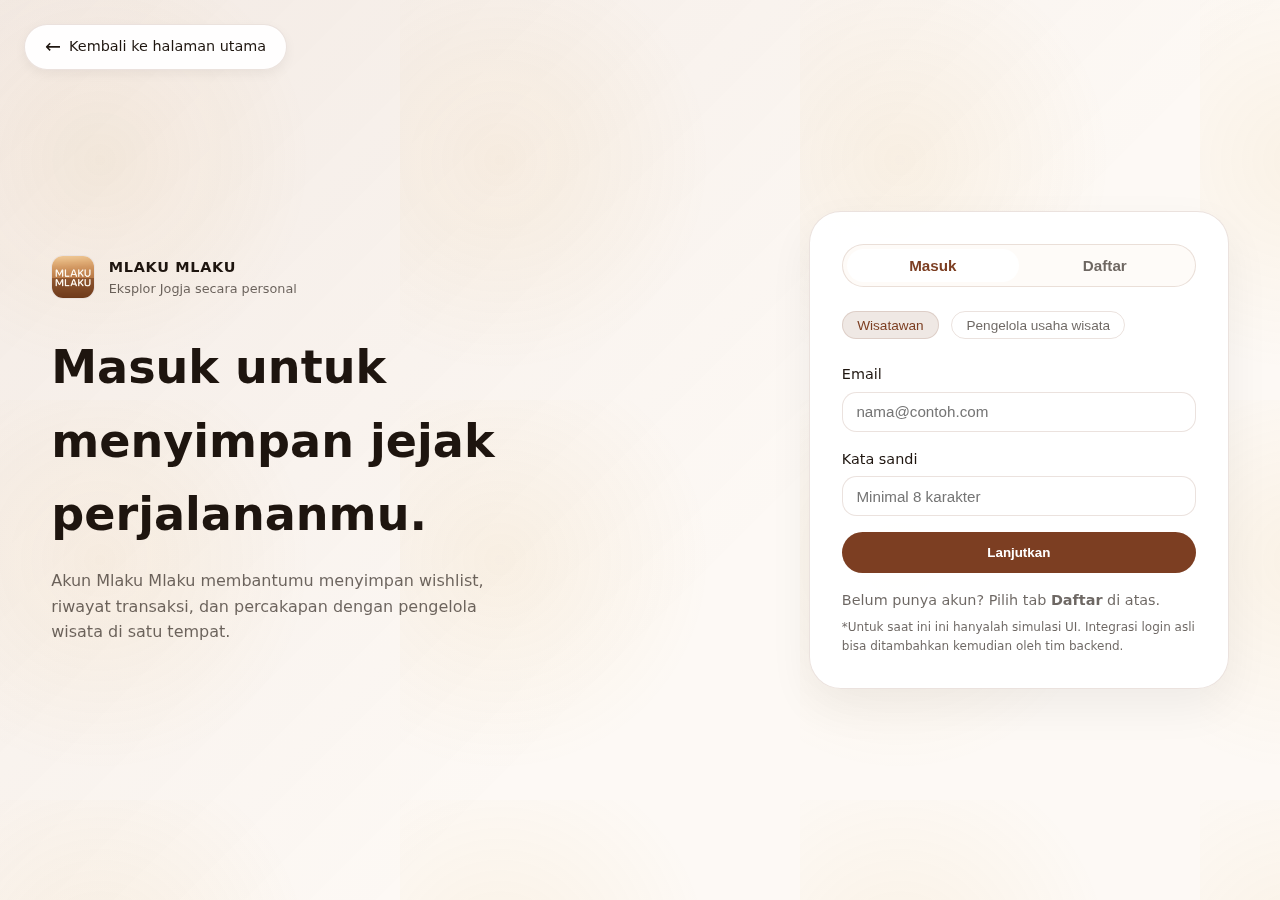
<file: auth.html>
<!DOCTYPE html>
<html lang="id">
  <head>
    <meta charset="UTF-8" />
    <meta name="viewport" content="width=device-width, initial-scale=1.0" />
    <title>Masuk • Mlaku Mlaku</title>
    <link rel="preconnect" href="https://fonts.googleapis.com" />
    <link rel="preconnect" href="https://fonts.gstatic.com" crossorigin />
    <link
      href="https://fonts.googleapis.com/css2?family=Playfair+Display:wght@500;600&display=swap"
      rel="stylesheet"
    />
    <link
      href="https://fonts.vercel.com/css2?family=Geist:wght@400;500;600&display=swap"
      rel="stylesheet"
    />
    <link rel="stylesheet" href="./style.css" />
  </head>
  <body class="auth-body">
    <div class="batik-overlay" aria-hidden="true"></div>
    <a href="./index.html" class="back-to-home">
      <span class="back-arrow">←</span>
      <span class="back-text">Kembali ke halaman utama</span>
    </a>
    <main class="auth-layout">
      <section class="auth-hero">
        <a href="./index.html" class="auth-brand">
          <img src="Mlaku Mlaku.png" alt="Mlaku Mlaku logo" />
          <div>
            <p class="eyebrow">Mlaku Mlaku</p>
            <p class="tagline">Eksplor Jogja secara personal</p>
          </div>
        </a>
        <h1>Masuk untuk menyimpan jejak perjalananmu.</h1>
        <p>
          Akun Mlaku Mlaku membantumu menyimpan wishlist, riwayat transaksi, dan
          percakapan dengan pengelola wisata di satu tempat.
        </p>
      </section>

      <section class="auth-card">
        <div class="auth-toggle">
          <button class="auth-tab active" data-mode="login">Masuk</button>
          <button class="auth-tab" data-mode="register">Daftar</button>
        </div>

        <div class="role-toggle" role="radiogroup" aria-label="Tipe pengguna">
          <button
            class="role-pill active"
            data-role="wisatawan"
            aria-pressed="true"
          >
            Wisatawan
          </button>
          <button
            class="role-pill"
            data-role="pengelola"
            aria-pressed="false"
          >
            Pengelola usaha wisata
          </button>
        </div>

        <form class="auth-form" id="authForm">
          <input type="hidden" name="mode" value="login" />
          <input type="hidden" name="role" value="wisatawan" />

          <div class="form-group">
            <label for="email">Email</label>
            <input
              type="email"
              id="email"
              name="email"
              autocomplete="email"
              placeholder="nama@contoh.com"
              required
            />
          </div>

          <div class="form-group">
            <label for="password">Kata sandi</label>
            <input
              type="password"
              id="password"
              name="password"
              autocomplete="current-password"
              placeholder="Minimal 8 karakter"
              required
            />
          </div>

          <div class="form-group register-only hidden">
            <label for="name">Nama lengkap</label>
            <input
              type="text"
              id="name"
              name="name"
              autocomplete="name"
              placeholder="Nama sesuai KTP / identitas"
            />
          </div>

          <div class="form-group register-only hidden pengelola-only">
            <label for="business">Nama usaha wisata</label>
            <input
              type="text"
              id="business"
              name="business"
              placeholder="Contoh: Jeep Merapi Pak Budi"
            />
          </div>

          <button type="submit" class="btn primary full-width">
            Lanjutkan
          </button>
        </form>

        <p class="auth-hint" id="authHint">
          Belum punya akun? Pilih tab <strong>Daftar</strong> di atas.
        </p>

        <p class="auth-meta">
          *Untuk saat ini ini hanyalah simulasi UI. Integrasi login asli bisa
          ditambahkan kemudian oleh tim backend.
        </p>
      </section>
    </main>

    <script src="./auth.js"></script>
  </body>
</html>
</file>
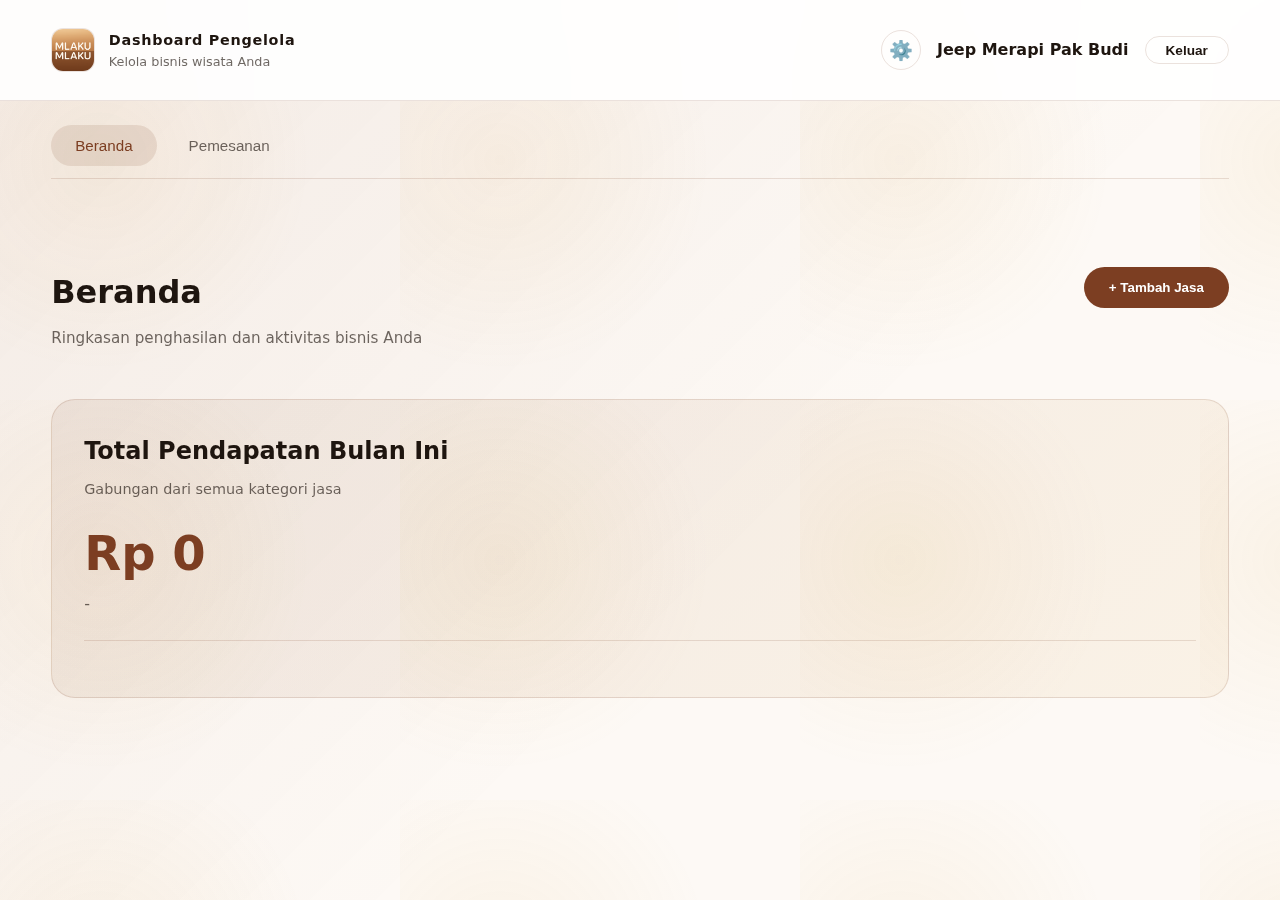
<file: dashboard-pengelola.html>
<!DOCTYPE html>
<html lang="id">
  <head>
    <meta charset="UTF-8" />
    <meta name="viewport" content="width=device-width, initial-scale=1.0" />
    <title>Dashboard Pengelola • Mlaku Mlaku</title>
    <link rel="preconnect" href="https://fonts.googleapis.com" />
    <link rel="preconnect" href="https://fonts.gstatic.com" crossorigin />
    <link
      href="https://fonts.googleapis.com/css2?family=Playfair+Display:wght@500;600&display=swap"
      rel="stylesheet"
    />
    <link
      href="https://fonts.vercel.com/css2?family=Geist:wght@400;500;600&display=swap"
      rel="stylesheet"
    />
    <link rel="stylesheet" href="./style.css" />
  </head>
  <body class="dashboard-body">
    <div class="batik-overlay" aria-hidden="true"></div>

    <header class="dashboard-header">
      <div class="dashboard-brand">
        <img src="Mlaku Mlaku.png" alt="Mlaku Mlaku logo" />
        <div>
          <p class="dashboard-title">Dashboard Pengelola</p>
          <p class="dashboard-subtitle">Kelola bisnis wisata Anda</p>
        </div>
      </div>
      <div class="dashboard-user">
        <button class="btn-icon" id="settingsBtn" title="Pengaturan">
          ⚙️
        </button>
        <span class="user-name">Jeep Merapi Pak Budi</span>
        <button class="btn ghost small" id="logoutBtn">Keluar</button>
      </div>
    </header>

    <main class="dashboard-main">
      <nav class="dashboard-tabs" role="tablist">
        <button class="dashboard-tab active" data-tab="dashboard" aria-selected="true">
          Beranda
        </button>
        <button class="dashboard-tab" data-tab="pemesanan" aria-selected="false">
          Pemesanan
        </button>
      </nav>

      <div class="dashboard-content">
        <!-- Tab Beranda -->
        <section class="dashboard-panel active" id="dashboard-panel" role="tabpanel">
          <div class="panel-header">
            <div>
              <h2>Beranda</h2>
              <p class="panel-subtitle">Ringkasan penghasilan dan aktivitas bisnis Anda</p>
            </div>
            <button class="btn primary" id="addServiceBtnFromBeranda">+ Tambah Jasa</button>
          </div>

          <!-- Penghasilan per Kategori -->
          <!-- TODO: Data akan diisi dari backend API -->
          <div class="income-category-grid" id="incomeCategoryGrid">
            <!-- Income cards akan di-generate oleh JavaScript dari data backend -->
          </div>

          <!-- Total Income -->
          <!-- TODO: Data akan diisi dari backend API -->
          <div class="total-income-card" id="totalIncomeCard">
            <div class="total-income-header">
              <h3>Total Pendapatan Bulan Ini</h3>
              <p class="total-income-subtitle">Gabungan dari semua kategori jasa</p>
            </div>
            <div class="total-income-value">
              <p class="total-income-amount" id="totalIncomeAmount">Rp 0</p>
              <p class="total-income-change" id="totalIncomeChange">-</p>
            </div>
            <div class="total-income-breakdown" id="totalIncomeBreakdown">
              <!-- Breakdown items akan di-generate oleh JavaScript dari data backend -->
            </div>
          </div>

          <!-- Ulasan dan Chat per Kategori -->
          <!-- TODO: Data akan diisi dari backend API -->
          <div class="category-activity-grid" id="categoryActivityGrid">
            <!-- Activity cards akan di-generate oleh JavaScript dari data backend -->
          </div>
        </section>

        <!-- Tab Pemesanan -->
        <section class="dashboard-panel" id="pemesanan-panel" role="tabpanel">
          <div class="panel-header">
            <h2>Pemesanan</h2>
            <p class="panel-subtitle">Kelola semua pemesanan dari pelanggan</p>
          </div>

          <div class="filter-bar">
            <button class="filter-btn active">Semua</button>
            <button class="filter-btn">Menunggu</button>
            <button class="filter-btn">Terkonfirmasi</button>
            <button class="filter-btn">Berlangsung</button>
            <button class="filter-btn">Selesai</button>
            <button class="filter-btn">Dibatalkan</button>
          </div>

          <div class="table-container">
            <table class="data-table">
              <thead>
                <tr>
                  <th>ID Pemesanan</th>
                  <th>Pelanggan</th>
                  <th>Layanan</th>
                  <th>Tanggal</th>
                  <th>Total</th>
                  <th>Status</th>
                  <th>Aksi</th>
                </tr>
              </thead>
              <tbody id="pemesananTableBody">
                <!-- TODO: Data akan diisi dari backend API -->
                <!-- Table rows akan di-generate oleh JavaScript dari data backend -->
              </tbody>
            </table>
          </div>
        </section>

        <!-- Hidden Panel Pengelolaan Jasa per Divisi -->
        <section class="dashboard-panel hidden-service-panel" id="pengelolaan-jasa-panel" role="tabpanel" style="display: none;">
          <div class="service-panel-header">
            <button class="btn-back" id="backToBeranda">
              <span>←</span> Kembali ke Beranda
            </button>
            <button class="btn primary" id="addServiceBtn">+ Tambah Jasa</button>
          </div>
          <div class="service-panel-title">
            <h2 id="servicePanelTitle">Kamar/Akomodasi</h2>
            <p class="panel-subtitle" id="servicePanelSubtitle">Kelola kamar dan akomodasi yang tersedia</p>
          </div>

          <!-- Konten Kamar/Akomodasi -->
          <!-- TODO: Data akan diisi dari backend API -->
          <div class="service-content" id="kamar-content" style="display: none;">
            <div class="room-grid-dashboard" id="kamarGrid">
              <!-- Room cards akan di-generate oleh JavaScript dari data backend -->
            </div>
          </div>

          <!-- Konten Kendaraan -->
          <!-- TODO: Data akan diisi dari backend API -->
          <div class="service-content" id="kendaraan-content" style="display: none;">
            <div class="vehicle-grid" id="kendaraanGrid">
              <!-- Vehicle cards akan di-generate oleh JavaScript dari data backend -->
            </div>
          </div>

          <!-- Konten Destinasi -->
          <!-- TODO: Data akan diisi dari backend API -->
          <div class="service-content" id="destinasi-content" style="display: none;">
            <div class="destination-grid-dashboard" id="destinasiGrid">
              <!-- Destination cards akan di-generate oleh JavaScript dari data backend -->
            </div>
          </div>
        </section>

        <!-- Detail View untuk Akomodasi/Bisnis yang Dipilih -->
        <section class="dashboard-panel service-detail-view" id="service-detail-panel" role="tabpanel" style="display: none;">
          <div class="service-detail-header">
            <button class="btn-back" id="backToServices">
              <span>←</span> Kembali
            </button>
            <div class="service-detail-title">
              <h2 id="serviceDetailName">Kamar Deluxe</h2>
              <p class="panel-subtitle" id="serviceDetailType">Kamar/Akomodasi</p>
            </div>
          </div>

          <nav class="service-detail-tabs" role="tablist">
            <button class="service-detail-tab active" data-detail-tab="dashboard-detail">Dashboard</button>
            <button class="service-detail-tab" data-detail-tab="ulasan-detail">Ulasan</button>
            <button class="service-detail-tab" data-detail-tab="chat-detail">Chat</button>
            <button class="service-detail-tab" data-detail-tab="pengaturan-detail">Pengaturan</button>
          </nav>

          <div class="service-detail-content">
            <!-- Dashboard Detail -->
            <!-- TODO: Data akan diisi dari backend API -->
            <div class="detail-content-panel active" id="dashboard-detail-content">
              <div class="stats-grid" id="detailStatsGrid">
                <!-- Stat cards akan di-generate oleh JavaScript dari data backend -->
              </div>

              <div class="dashboard-grid">
                <div class="dashboard-card">
                  <h3>Pemesanan Terbaru</h3>
                  <div class="order-list" id="detailOrderList">
                    <!-- TODO: Order items akan di-generate oleh JavaScript dari data backend -->
                  </div>
                </div>

                <div class="dashboard-card">
                  <h3>Aktivitas Terkini</h3>
                  <div class="activity-list" id="detailActivityList">
                    <!-- TODO: Activity items akan di-generate oleh JavaScript dari data backend -->
                  </div>
                </div>
              </div>
            </div>

            <!-- Ulasan Detail -->
            <!-- TODO: Data akan diisi dari backend API -->
            <div class="detail-content-panel" id="ulasan-detail-content">
              <div class="review-list-dashboard" id="detailReviewList">
                <!-- Review items akan di-generate oleh JavaScript dari data backend -->
              </div>
            </div>

            <!-- Chat Detail -->
            <!-- TODO: Data akan diisi dari backend API -->
            <div class="detail-content-panel" id="chat-detail-content">
              <div class="chat-layout-dashboard">
                <div class="chat-list-sidebar" id="detailChatList">
                  <!-- Chat list items akan di-generate oleh JavaScript dari data backend -->
                </div>

                <div class="chat-main">
                  <div class="chat-header-main" id="chatHeaderMain">
                    <!-- Chat header akan di-generate oleh JavaScript dari data backend -->
                  </div>
                  <div class="chat-messages" id="detailChatMessages">
                    <!-- Chat messages akan di-generate oleh JavaScript dari data backend -->
                  </div>
                  <div class="chat-input-area">
                    <input type="text" id="chatInput" placeholder="Ketik pesan..." />
                    <button class="btn primary" id="sendChatBtn">Kirim</button>
                  </div>
                </div>
              </div>
            </div>

            <!-- Pengaturan Detail -->
            <!-- TODO: Data akan diisi dari backend API -->
            <div class="detail-content-panel" id="pengaturan-detail-content">
              <div class="settings-grid">
                <div class="settings-card">
                  <h3 id="serviceSettingsTitle">Informasi Jasa</h3>
                  <form class="settings-form" id="serviceInfoForm">
                    <div class="form-group">
                      <label>Nama Jasa</label>
                      <input type="text" id="detailServiceName" value="" />
                    </div>
                    <div class="form-group">
                      <label id="priceLabel">Harga</label>
                      <input type="text" id="detailServicePrice" value="" />
                    </div>
                    <div class="form-group" id="unitGroup" style="display: none;">
                      <label>Jumlah Unit</label>
                      <input type="number" id="detailServiceUnits" value="" />
                    </div>
                    <div class="form-group">
                      <label>Deskripsi/Fasilitas</label>
                      <textarea id="detailServiceDescription"></textarea>
                    </div>
                    <button type="submit" class="btn primary">Simpan Perubahan</button>
                  </form>
                </div>

                <div class="settings-card">
                  <h3>Status & Ketersediaan</h3>
                  <form class="settings-form" id="serviceStatusForm">
                    <div class="form-group">
                      <label>Status</label>
                      <select id="detailServiceStatus">
                        <option value="available">Tersedia</option>
                        <option value="unavailable">Tidak Tersedia</option>
                        <option value="maintenance">Maintenance</option>
                      </select>
                    </div>
                    <div class="form-group" id="availableUnitsGroup" style="display: none;">
                      <label>Unit Tersedia</label>
                      <input type="number" id="detailAvailableUnits" value="" />
                    </div>
                    <div class="form-group" id="usedUnitsGroup" style="display: none;">
                      <label>Unit Terpakai</label>
                      <input type="number" id="detailUsedUnits" value="" readonly />
                    </div>
                    <button type="submit" class="btn primary">Update Status</button>
                  </form>
                </div>
              </div>
            </div>
          </div>
        </section>

        <!-- Modal Pengaturan -->
        <div class="settings-modal" id="settingsModal" style="display: none;">
          <div class="settings-modal-backdrop" id="settingsModalBackdrop"></div>
          <div class="settings-modal-content">
            <div class="settings-modal-header">
              <h2>Pengaturan</h2>
              <button class="settings-modal-close" id="settingsModalClose">×</button>
            </div>
            <div class="settings-modal-body">
              <div class="settings-grid">
                <div class="settings-card">
                  <h3>Informasi Bisnis</h3>
                  <form class="settings-form" id="businessInfoForm">
                    <div class="form-group">
                      <label>Nama Usaha</label>
                      <input type="text" id="businessName" value="" />
                    </div>
                    <div class="form-group">
                      <label>Alamat</label>
                      <textarea id="businessAddress"></textarea>
                    </div>
                    <div class="form-group">
                      <label>Nomor Telepon</label>
                      <input type="tel" id="businessPhone" value="" />
                    </div>
                    <div class="form-group">
                      <label>Email</label>
                      <input type="email" id="businessEmail" value="" />
                    </div>
                    <button type="submit" class="btn primary">Simpan Perubahan</button>
                  </form>
                </div>

                <div class="settings-card">
                  <h3>Akun</h3>
                  <form class="settings-form" id="accountForm">
                    <div class="form-group">
                      <label>Nama Lengkap</label>
                      <input type="text" id="accountName" value="" />
                    </div>
                    <div class="form-group">
                      <label>Email</label>
                      <input type="email" id="accountEmail" value="" />
                    </div>
                    <div class="form-group">
                      <label>Kata Sandi Baru</label>
                      <input type="password" id="accountNewPassword" placeholder="Kosongkan jika tidak ingin mengubah" />
                    </div>
                    <button type="submit" class="btn primary">Update Akun</button>
                  </form>
                </div>
              </div>
            </div>
          </div>
        </div>
      </div>
    </main>

    <script src="./dashboard-pengelola.js"></script>
  </body>
</html>
</file>
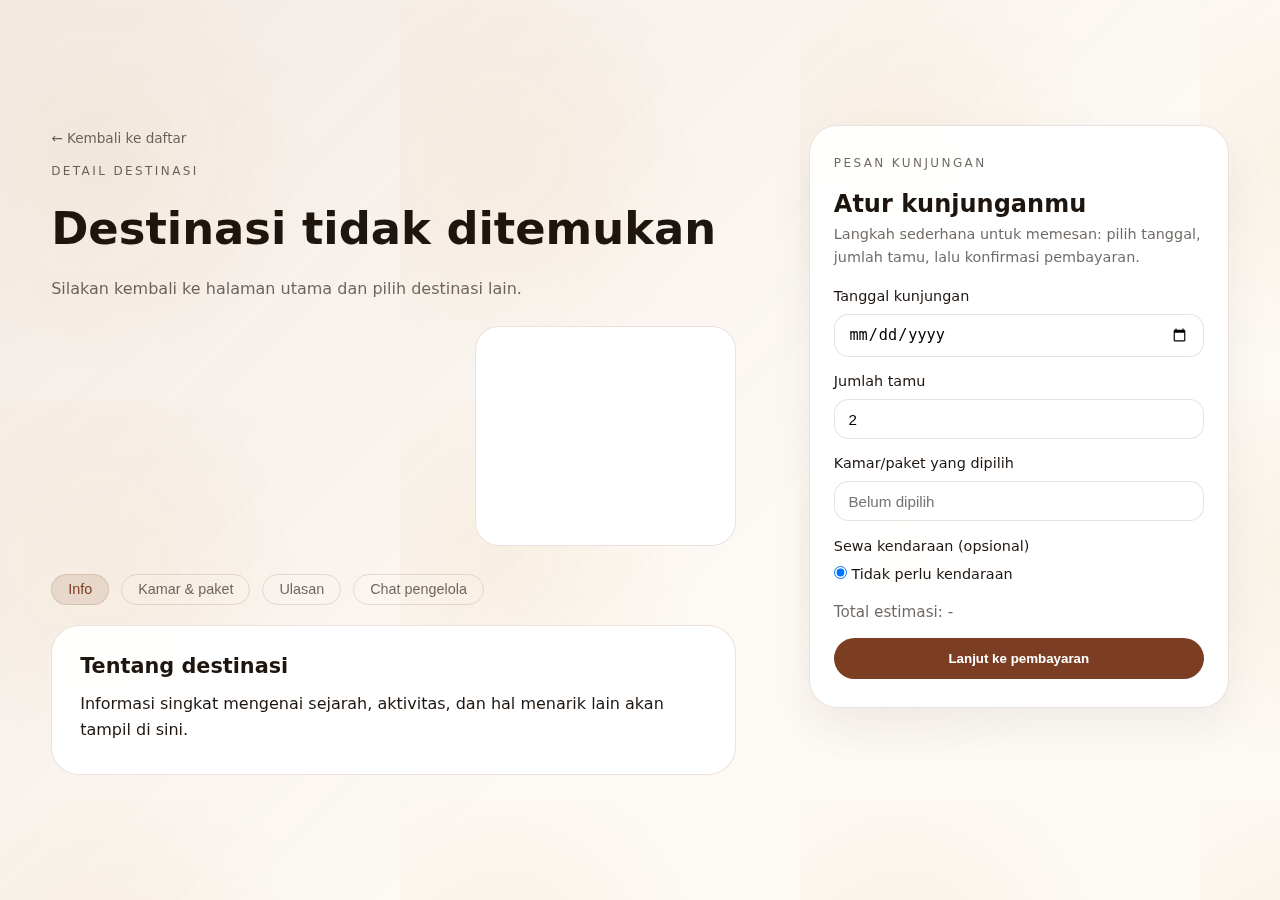
<file: destination.html>
<!DOCTYPE html>
<html lang="id">
  <head>
    <meta charset="UTF-8" />
    <meta name="viewport" content="width=device-width, initial-scale=1.0" />
    <title>Detail Destinasi • Mlaku Mlaku</title>
    <link rel="preconnect" href="https://fonts.googleapis.com" />
    <link rel="preconnect" href="https://fonts.gstatic.com" crossorigin />
    <link
      href="https://fonts.googleapis.com/css2?family=Playfair+Display:wght@500;600&display=swap"
      rel="stylesheet"
    />
    <link
      href="https://fonts.vercel.com/css2?family=Geist:wght@400;500;600&display=swap"
      rel="stylesheet"
    />
    <link rel="stylesheet" href="./style.css" />
  </head>
  <body class="auth-body">
    <div class="batik-overlay" aria-hidden="true"></div>
    <div class="toast-container" aria-live="polite" aria-atomic="true"></div>
    <main class="detail-layout">
      <section class="detail-main">
        <a href="./index.html#eksplor" class="detail-back">← Kembali ke daftar</a>
        <p class="eyebrow">Detail destinasi</p>
        <h1 id="detailTitle">Nama Destinasi</h1>
        <p class="detail-subtitle" id="detailSubtitle">
          Ringkasan singkat destinasi akan muncul di sini.
        </p>

        <div class="detail-media">
          <div class="detail-image" id="detailImage"></div>
          <div class="detail-meta" id="detailMeta"></div>
        </div>

        <div class="detail-tabs" role="tablist">
          <button class="detail-tab active" data-panel="info">Info</button>
          <button class="detail-tab" data-panel="rooms">Kamar & paket</button>
          <button class="detail-tab" data-panel="reviews">Ulasan</button>
          <button class="detail-tab" data-panel="chat">Chat pengelola</button>
        </div>

        <section class="detail-panels">
          <article class="detail-panel" id="panel-info">
            <h2>Tentang destinasi</h2>
            <p id="detailDescription">
              Informasi singkat mengenai sejarah, aktivitas, dan hal menarik
              lain akan tampil di sini.
            </p>
            <ul class="detail-list" id="detailHighlights"></ul>
          </article>

          <article class="detail-panel hidden" id="panel-rooms">
            <h2>Pilih kamar atau paket</h2>
            <p class="detail-help">
              Pilih salah satu kamar/paket di bawah ini. Ini hanya simulasi UI;
              integrasi data asli bisa ditambahkan oleh backend.
            </p>
            <div class="room-grid" id="roomGrid"></div>
          </article>

          <article class="detail-panel hidden" id="panel-reviews">
            <h2>Ulasan pengunjung</h2>
            <ul class="detail-list" id="detailReviews"></ul>
          </article>

          <article class="detail-panel hidden" id="panel-chat">
            <h2>Chat dengan pengelola</h2>
            <div class="chat-box">
              <div class="chat-log" id="chatLog"></div>
              <form class="chat-input-row" id="chatForm">
                <input
                  type="text"
                  id="chatInput"
                  placeholder="Tulis pesan ke pengelola..."
                  autocomplete="off"
                />
                <button class="btn primary small" type="submit">Kirim</button>
              </form>
            </div>
          </article>
        </section>
      </section>

      <aside class="detail-booking">
        <div class="booking-card">
          <p class="eyebrow">Pesan kunjungan</p>
          <h2 id="bookingTitle">Atur kunjunganmu</h2>
          <p class="detail-help">
            Langkah sederhana untuk memesan: pilih tanggal, jumlah tamu, lalu
            konfirmasi pembayaran.
          </p>

          <form class="booking-form" id="bookingForm">
            <div class="form-group">
              <label for="checkin">Tanggal kunjungan</label>
              <input type="date" id="checkin" name="checkin" required />
            </div>

            <div class="form-group">
              <label for="guests">Jumlah tamu</label>
              <input
                type="number"
                id="guests"
                name="guests"
                min="1"
                max="20"
                value="2"
                required
              />
            </div>

            <div class="form-group">
              <label for="selectedRoom">Kamar/paket yang dipilih</label>
              <input
                type="text"
                id="selectedRoom"
                name="selectedRoom"
                placeholder="Belum dipilih"
                readonly
              />
            </div>

            <div class="form-group">
              <label>Sewa kendaraan (opsional)</label>
              <div class="rental-options" id="rentalOptions">
                <label>
                  <input
                    type="radio"
                    name="rental"
                    value=""
                    checked
                  />
                  Tidak perlu kendaraan
                </label>
              </div>
            </div>

            <div class="booking-summary" id="bookingSummary">
              Total estimasi: -
            </div>

            <button type="submit" class="btn primary full-width">
              Lanjut ke pembayaran
            </button>
          </form>

          <form class="payment-form hidden" id="paymentForm">
            <div class="form-group">
              <label for="payName">Nama pemesan</label>
              <input
                type="text"
                id="payName"
                name="payName"
                placeholder="Nama lengkap"
                required
              />
            </div>
            <div class="form-group">
              <label for="payEmail">Email untuk e-ticket</label>
              <input
                type="email"
                id="payEmail"
                name="payEmail"
                placeholder="nama@contoh.com"
                required
              />
            </div>
            <div class="form-group">
              <label>Metode pembayaran</label>
              <div class="payment-options">
                <label>
                  <input
                    type="radio"
                    name="method"
                    value="ewallet"
                    checked
                  />
                  E-Wallet
                </label>
                <label>
                  <input type="radio" name="method" value="transfer" />
                  Transfer bank
                </label>
              </div>
            </div>
            <button type="submit" class="btn primary full-width">
              Konfirmasi & simpan
            </button>
          </form>

          <div class="booking-success hidden" id="bookingSuccess">
            <h3>Pesanan tersimpan secara lokal</h3>
            <p>
              Detail pemesanan ini masih bersifat simulasi dan disimpan di
              browser. Integrasi ke sistem backend bisa dilakukan kemudian.
            </p>
          </div>
        </div>
      </aside>
    </main>

    <script src="./destination.js"></script>
  </body>
</html>
</file>
<file: style.css>
:root {
  color-scheme: light;
  --bg: #fdf9f5;
  --card: rgba(255, 255, 255, 0.9);
  --primary: #7c3e22;
  --primary-dark: #5c2a15;
  --text: #1e150f;
  --muted: rgba(30, 21, 15, 0.65);
  --stroke: rgba(124, 62, 34, 0.15);
  --accent: #d9a441;
  --blur: blur(32px);
  font-family: system-ui, -apple-system, BlinkMacSystemFont, sans-serif;
}

:root[data-theme="senja"] {
  --bg: #f6eee7;
  --card: rgba(255, 252, 247, 0.96);
  --primary: #6b3016;
  --primary-dark: #4c1f0c;
  --text: #21130d;
  --muted: rgba(33, 19, 13, 0.7);
  --stroke: rgba(107, 48, 22, 0.22);
  --accent: #e1b15a;
}

* {
  box-sizing: border-box;
  margin: 0;
  padding: 0;
}

body {
  background: var(--bg);
  color: var(--text);
  min-height: 100vh;
  line-height: 1.6;
  position: relative;
  overflow-x: hidden;
}

.fade-section {
  opacity: 0;
  transform: translateY(24px);
  transition: opacity 0.6s ease, transform 0.6s ease;
}

.fade-section.is-visible {
  opacity: 1;
  transform: translateY(0);
}

.toast-container {
  position: fixed;
  top: 1.25rem;
  right: 1.25rem;
  display: grid;
  gap: 0.5rem;
  z-index: 20;
}

.toast {
  background: var(--card);
  border-radius: 999px;
  border: 1px solid var(--stroke);
  padding: 0.55rem 1.1rem;
  font-size: 0.85rem;
  display: flex;
  align-items: center;
  gap: 0.5rem;
  box-shadow: 0 10px 30px rgba(0, 0, 0, 0.08);
}

.toast--success {
  border-color: rgba(88, 160, 120, 0.55);
}

.toast--info {
  border-color: rgba(124, 62, 34, 0.5);
}

.auth-body {
  display: flex;
  min-height: 100vh;
  position: relative;
}

.back-to-home {
  position: fixed;
  top: 1.5rem;
  left: 1.5rem;
  display: flex;
  align-items: center;
  gap: 0.5rem;
  padding: 0.65rem 1.25rem;
  background: rgba(255, 255, 255, 0.95);
  border: 1px solid var(--stroke);
  border-radius: 999px;
  text-decoration: none;
  color: var(--text);
  font-size: 0.9rem;
  font-weight: 500;
  z-index: 100;
  transition: transform 0.2s ease, background 0.2s ease, box-shadow 0.2s ease;
  backdrop-filter: blur(8px);
  box-shadow: 0 4px 12px rgba(0, 0, 0, 0.05);
}

.back-to-home:hover {
  background: rgba(255, 255, 255, 1);
  transform: translateX(-2px);
  box-shadow: 0 6px 16px rgba(0, 0, 0, 0.08);
}

.back-arrow {
  font-size: 1.2rem;
  line-height: 1;
  display: inline-flex;
  align-items: center;
}

.back-text {
  white-space: nowrap;
}

.auth-layout {
  padding: 3rem clamp(1.5rem, 4vw, 5rem);
  display: grid;
  grid-template-columns: minmax(0, 1.3fr) minmax(0, 1fr);
  gap: 3rem;
  width: 100%;
  margin: auto;
  align-items: center;
}

.auth-hero h1 {
  font-family: "Geist", system-ui, -apple-system, BlinkMacSystemFont, sans-serif;
  font-size: clamp(2.3rem, 3.6vw, 3.1rem);
  margin-bottom: 1rem;
}

.auth-hero p {
  max-width: 28rem;
  color: var(--muted);
}

.auth-brand {
  display: inline-flex;
  align-items: center;
  gap: 0.85rem;
  text-decoration: none;
  color: inherit;
  margin-bottom: 2rem;
}

.auth-brand img {
  width: 44px;
  height: 44px;
  border-radius: 12px;
  border: 1px solid var(--stroke);
  object-fit: cover;
  background: #fff;
  flex-shrink: 0;
}

.auth-brand > div {
  display: flex;
  flex-direction: column;
  gap: 0.15rem;
}

.auth-brand .eyebrow {
  font-size: 0.9rem;
  font-weight: 600;
  color: var(--text);
  margin-bottom: 0;
  letter-spacing: 0.05em;
}

.auth-brand .tagline {
  font-size: 0.8rem;
  color: var(--muted);
  font-weight: 400;
  margin: 0;
  line-height: 1.3;
}

.auth-card {
  border-radius: 2rem;
  border: 1px solid var(--stroke);
  background: rgba(255, 255, 255, 0.96);
  padding: 2rem;
  max-width: 420px;
  margin-left: auto;
  box-shadow: 0 18px 45px rgba(0, 0, 0, 0.06);
}

.detail-layout {
  padding: 3rem clamp(1.5rem, 4vw, 5rem);
  display: grid;
  grid-template-columns: minmax(0, 2fr) minmax(0, 1.3fr);
  gap: 3rem;
  width: 100%;
  margin: auto;
  align-items: flex-start;
}

.detail-main h1 {
  font-family: "Geist", system-ui, -apple-system, BlinkMacSystemFont, sans-serif;
  font-size: clamp(2.2rem, 3.5vw, 3rem);
  margin-bottom: 0.75rem;
}

.detail-subtitle {
  color: var(--muted);
  max-width: 34rem;
  margin-bottom: 1.5rem;
}

.detail-back {
  display: inline-block;
  margin-bottom: 0.75rem;
  font-size: 0.85rem;
  color: var(--muted);
  text-decoration: none;
}

.detail-media {
  display: grid;
  grid-template-columns: minmax(0, 1.7fr) minmax(0, 1.1fr);
  gap: 1.25rem;
  margin-bottom: 1.75rem;
}

.detail-image {
  border-radius: 1.5rem;
  min-height: 220px;
  background-size: cover;
  background-position: center;
  background-repeat: no-repeat;
}

.detail-meta {
  border-radius: 1.5rem;
  border: 1px solid var(--stroke);
  padding: 1.25rem 1.5rem;
  background: #fff;
}

.detail-meta p + p {
  margin-top: 0.25rem;
}

.detail-tabs {
  display: flex;
  gap: 0.75rem;
  margin-bottom: 1.25rem;
}

.detail-tab {
  border-radius: 999px;
  border: 1px solid var(--stroke);
  background: transparent;
  padding: 0.4rem 1rem;
  font-size: 0.9rem;
  cursor: pointer;
  color: var(--muted);
}

.detail-tab.active {
  background: rgba(124, 62, 34, 0.12);
  color: var(--primary);
}

.detail-panels {
  border-radius: 1.75rem;
  border: 1px solid var(--stroke);
  padding: 1.5rem 1.75rem;
  background: rgba(255, 255, 255, 0.96);
}

.detail-panels h2 {
  font-size: 1.3rem;
  margin-bottom: 0.5rem;
}

.detail-help {
  font-size: 0.9rem;
  color: var(--muted);
  margin-bottom: 0.9rem;
}

.detail-list {
  margin-top: 0.5rem;
  padding-left: 1.1rem;
}

.detail-list li {
  font-size: 0.9rem;
  margin-bottom: 0.25rem;
}

.room-grid {
  display: grid;
  gap: 0.75rem;
}

.room-card {
  border-radius: 1.1rem;
  border: 1px solid var(--stroke);
  padding: 0.75rem 1rem;
  display: flex;
  gap: 0.75rem;
  cursor: pointer;
  background: #fff;
}

.room-card input {
  margin-top: 0.3rem;
}

.room-card__body span {
  display: block;
  font-size: 0.9rem;
  color: var(--muted);
}

.chat-box {
  border-radius: 1.25rem;
  border: 1px solid var(--stroke);
  padding: 1rem;
  display: grid;
  gap: 0.5rem;
  background: #fff;
}

.chat-log {
  max-height: 220px;
  overflow: auto;
  display: grid;
  gap: 0.5rem;
}

.chat-bubble {
  background: rgba(124, 62, 34, 0.08);
  border-radius: 1rem;
  padding: 0.5rem 0.75rem;
  font-size: 0.9rem;
}

.chat-bubble--me {
  justify-self: flex-end;
  background: rgba(124, 62, 34, 0.16);
}

.chat-input-row {
  display: flex;
  gap: 0.5rem;
}

.chat-input-row input {
  flex: 1;
  border-radius: 999px;
  border: 1px solid var(--stroke);
  padding: 0.55rem 0.85rem;
  font-size: 0.9rem;
}

.detail-booking {
  max-width: 420px;
  margin-left: auto;
}

.booking-card {
  border-radius: 1.75rem;
  border: 1px solid var(--stroke);
  padding: 1.75rem 1.5rem;
  background: rgba(255, 255, 255, 0.96);
  box-shadow: 0 18px 45px rgba(0, 0, 0, 0.06);
}

.booking-form,
.payment-form {
  display: grid;
  gap: 0.85rem;
  margin-top: 1rem;
}

.booking-summary {
  font-size: 0.95rem;
  color: var(--muted);
}

.rental-options {
  display: grid;
  gap: 0.35rem;
  font-size: 0.9rem;
}

.payment-options {
  display: flex;
  gap: 1rem;
  font-size: 0.9rem;
}

.booking-success h3 {
  font-size: 1.1rem;
  margin-bottom: 0.35rem;
}

.auth-toggle {
  display: grid;
  grid-template-columns: repeat(2, 1fr);
  padding: 0.25rem;
  border-radius: 999px;
  border: 1px solid var(--stroke);
  background: rgba(253, 249, 245, 0.7);
  margin-bottom: 1.5rem;
}

.auth-tab {
  border-radius: 999px;
  border: none;
  background: transparent;
  padding: 0.5rem 1rem;
  font-weight: 600;
  cursor: pointer;
  font-size: 0.95rem;
  color: var(--muted);
}

.auth-tab.active {
  background: #fff;
  color: var(--primary);
}

.role-toggle {
  display: flex;
  gap: 0.75rem;
  margin-bottom: 1.5rem;
}

.role-pill {
  border-radius: 999px;
  border: 1px solid var(--stroke);
  background: transparent;
  padding: 0.35rem 0.9rem;
  font-size: 0.85rem;
  cursor: pointer;
  color: var(--muted);
}

.role-pill.active {
  background: rgba(124, 62, 34, 0.12);
  color: var(--primary);
}

.auth-form {
  display: grid;
  gap: 1rem;
  margin-bottom: 1rem;
}

.form-group {
  display: grid;
  gap: 0.35rem;
}

.form-group label {
  font-size: 0.9rem;
  font-weight: 500;
}

.form-group input {
  border-radius: 0.9rem;
  border: 1px solid var(--stroke);
  padding: 0.65rem 0.85rem;
  font-size: 0.95rem;
  outline: none;
  background: rgba(255, 255, 255, 0.9);
}

.form-group input:focus {
  border-color: var(--primary);
  box-shadow: 0 0 0 1px rgba(124, 62, 34, 0.2);
}

.btn.full-width {
  width: 100%;
  justify-content: center;
}

.auth-hint {
  font-size: 0.9rem;
  color: var(--muted);
  margin-bottom: 0.35rem;
}

.auth-meta {
  font-size: 0.75rem;
  color: var(--muted);
}

.hidden {
  display: none !important;
}

.batik-overlay {
  position: fixed;
  inset: 0;
  background-image: radial-gradient(
      circle at 25% 40%,
      rgba(217, 164, 65, 0.08),
      transparent 55%
    ),
    linear-gradient(135deg, rgba(124, 62, 34, 0.08) 0%, rgba(255, 255, 255, 0) 60%);
  background-size: 400px 400px, cover;
  z-index: -1;
}

.site-header {
  display: flex;
  align-items: center;
  justify-content: space-between;
  gap: 1.5rem;
  padding: 1.75rem clamp(1.25rem, 4vw, 5rem);
  position: sticky;
  top: 0;
  backdrop-filter: var(--blur);
  background: rgba(253, 249, 245, 0.85);
  border-bottom: 1px solid var(--stroke);
  z-index: 10;
}

.brand {
  display: flex;
  align-items: center;
  gap: 0.85rem;
}

.brand img {
  width: 44px;
  height: 44px;
  border-radius: 12px;
  border: 1px solid var(--stroke);
  object-fit: cover;
  background: #fff;
  flex-shrink: 0;
}

.brand > div {
  display: flex;
  flex-direction: column;
  gap: 0.15rem;
}

.brand .eyebrow {
  font-size: 0.9rem;
  font-weight: 600;
  color: var(--text);
  margin-bottom: 0;
  letter-spacing: 0.05em;
}

.brand .tagline {
  font-size: 0.8rem;
  color: var(--muted);
  font-weight: 400;
  margin: 0;
  line-height: 1.3;
}

.main-nav {
  display: flex;
  gap: 1.5rem;
  font-size: 0.95rem;
}

.main-nav a {
  color: var(--muted);
  text-decoration: none;
  font-weight: 500;
}

.main-nav a:hover {
  color: var(--text);
}

.cta-group {
  display: flex;
  gap: 0.75rem;
}

.theme-toggle {
  border-radius: 999px;
  border: 1px solid var(--stroke);
  background: transparent;
  padding: 0.45rem 0.9rem;
  font-size: 0.8rem;
  cursor: pointer;
  color: var(--muted);
}

.theme-toggle:hover {
  background: rgba(124, 62, 34, 0.06);
}

.btn {
  border: none;
  border-radius: 999px;
  padding: 0.75rem 1.5rem;
  font-weight: 600;
  cursor: pointer;
  background: var(--card);
  border: 1px solid var(--stroke);
  color: var(--text);
  transition: transform 0.2s ease, background 0.2s ease;
}

.btn.primary {
  background: var(--primary);
  color: #fff;
  border-color: transparent;
}

.btn.primary:hover {
  background: var(--primary-dark);
}

.btn.ghost {
  background: transparent;
}

.btn.link {
  border: none;
  padding-inline: 0.5rem;
  color: var(--primary);
}

.btn.small {
  padding: 0.35rem 1.25rem;
  font-size: 0.85rem;
}

.btn:active {
  transform: scale(0.97);
}

main {
  padding: 3.5rem clamp(1.25rem, 4vw, 5rem) 5rem;
  display: flex;
  flex-direction: column;
  gap: 5rem;
}

.hero {
  display: flex;
  justify-content: center;
  align-items: center;
  min-height: 60vh;
  animation: heroEnter 0.9s ease both;
}

@keyframes heroEnter {
  from {
    opacity: 0;
    transform: translateY(18px);
  }
  to {
    opacity: 1;
    transform: translateY(0);
  }
}

.hero-content {
  text-align: center;
  max-width: 900px;
  margin: 0 auto;
}

.hero-content h1 {
  font-family: "Geist", system-ui, -apple-system, BlinkMacSystemFont, sans-serif;
  font-size: clamp(2.4rem, 3.8vw, 3.4rem);
  line-height: 1.2;
  margin-bottom: 1.1rem;
  max-width: none;
}

.lead {
  color: var(--muted);
  max-width: 100%;
  margin: 0 auto 1.75rem;
  font-size: 1.05rem;
  line-height: 1.65;
}

.hero-actions {
  display: flex;
  gap: 1rem;
  margin-bottom: 2.25rem;
  flex-wrap: wrap;
  justify-content: center;
}

.hero-stats {
  list-style: none;
  display: flex;
  gap: 2rem;
  flex-wrap: wrap;
  margin-top: 0.5rem;
  justify-content: center;
}

.hero-stats li {
  display: flex;
  flex-direction: column;
  gap: 0.25rem;
}

.hero-stats span {
  font-size: 1.75rem;
  font-weight: 600;
  display: block;
  color: var(--primary);
  line-height: 1.2;
}

.hero-stats li:not(:first-child) {
  padding-left: 1.5rem;
  border-left: 1px solid var(--stroke);
}

.hero-card {
  background: var(--card);
  border: 1px solid var(--stroke);
  border-radius: 28px;
  padding: 1.75rem;
  display: flex;
  flex-direction: column;
  gap: 1.5rem;
  box-shadow: 0 15px 40px rgba(0, 0, 0, 0.05);
  background-image: radial-gradient(
    circle at top left,
    rgba(217, 164, 65, 0.12),
    transparent 55%
  );
  background-repeat: no-repeat;
  animation: cardFloat 14s ease-in-out infinite alternate;
}

@keyframes cardFloat {
  from {
    transform: translateY(0);
  }
  to {
    transform: translateY(-6px);
  }
}

.eyebrow {
  text-transform: uppercase;
  letter-spacing: 0.2em;
  font-size: 0.75rem;
  color: var(--muted);
  margin-bottom: 0.75rem;
}

.filter-chip-group {
  display: flex;
  gap: 0.75rem;
  flex-wrap: wrap;
}

.chip {
  border: 1px solid var(--stroke);
  background: transparent;
  border-radius: 999px;
  padding: 0.4rem 1rem;
  font-size: 0.85rem;
  cursor: pointer;
  color: var(--muted);
}

.chip.active {
  background: rgba(124, 62, 34, 0.1);
  color: var(--primary);
}

.mini-list {
  display: flex;
  flex-direction: column;
  gap: 0.75rem;
}

.mini-card {
  border: 1px solid var(--stroke);
  border-radius: 1rem;
  padding: 0.85rem 1rem;
  background: #fff;
  display: flex;
  gap: 0.75rem;
  align-items: center;
}

.mini-card img {
  width: 48px;
  height: 48px;
  border-radius: 14px;
  object-fit: cover;
}

.mini-card strong {
  display: block;
}

.mini-card span {
  color: var(--muted);
  font-size: 0.85rem;
}

.chat-card {
  border: 1px solid var(--stroke);
  border-radius: 1.25rem;
  padding: 1.25rem;
  background: linear-gradient(
    180deg,
    rgba(255, 255, 255, 0.95),
    rgba(255, 255, 255, 0.7)
  );
}

.chat-bubble {
  background: rgba(124, 62, 34, 0.08);
  border-radius: 1rem;
  padding: 0.75rem 1rem;
  font-size: 0.9rem;
  margin-bottom: 0.75rem;
}

.section-head {
  margin-bottom: 2.25rem;
}

.section-head h2 {
  font-size: clamp(2rem, 3vw, 2.6rem);
  margin-bottom: 0;
  font-family: "Geist", system-ui, -apple-system, BlinkMacSystemFont, sans-serif;
  line-height: 1.25;
}

.feature-grid {
  display: grid;
  grid-template-columns: repeat(auto-fit, minmax(220px, 1fr));
  gap: 1.5rem;
}

.feature-grid article {
  border: 1px solid var(--stroke);
  padding: 1.75rem;
  border-radius: 1.25rem;
  background: #fff;
  background-image: radial-gradient(
    circle at top right,
    rgba(217, 164, 65, 0.08),
    transparent 60%
  );
  background-repeat: no-repeat;
  transition: transform 0.18s ease, box-shadow 0.18s ease;
}

.feature-grid article:hover {
  transform: translateY(-2px);
  box-shadow: 0 12px 32px rgba(0, 0, 0, 0.06);
}

.feature-grid h3 {
  margin-bottom: 0.65rem;
  font-size: 1.15rem;
  line-height: 1.3;
}

.feature-grid p {
  font-size: 0.95rem;
  line-height: 1.6;
  color: var(--muted);
}

.personas {
  border: 1px solid var(--stroke);
  border-radius: 2rem;
  padding: 2.5rem;
  background: rgba(255, 255, 255, 0.9);
}

.persona-tabs {
  display: flex;
  gap: 1rem;
  margin-bottom: 1.5rem;
}

.tab {
  padding: 0.5rem 1.5rem;
  border-radius: 999px;
  border: 1px solid var(--stroke);
  background: transparent;
  cursor: pointer;
  font-weight: 600;
  color: var(--muted);
}

.tab.active {
  background: rgba(124, 62, 34, 0.12);
  color: var(--primary);
}

.persona-panel {
  border: 1px solid var(--stroke);
  border-radius: 1.5rem;
  padding: 2rem;
  background: #fff;
  display: grid;
  gap: 1.25rem;
}

.persona-panel h3 {
  font-size: 1.35rem;
  line-height: 1.3;
  margin-bottom: 0.25rem;
}

.persona-panel ul {
  list-style: none;
  display: grid;
  gap: 0.5rem;
}

.persona-panel li::before {
  content: "•";
  color: var(--accent);
  margin-right: 0.5rem;
}

.explore .card-grid {
  display: grid;
  grid-template-columns: repeat(auto-fit, minmax(220px, 1fr));
  gap: 1.25rem;
}

.destination-card {
  border: 1px solid var(--stroke);
  border-radius: 1.25rem;
  overflow: hidden;
  background: #fff;
  transition: transform 0.18s ease, box-shadow 0.18s ease, border-color 0.18s ease;
}

.destination-card img {
  width: 100%;
  height: 180px;
  object-fit: cover;
}

.destination-card .content {
  padding: 1.35rem;
  display: flex;
  flex-direction: column;
  gap: 0.5rem;
}

.destination-card h3 {
  font-size: 1.1rem;
  line-height: 1.3;
  margin: 0.25rem 0;
}

.destination-card p {
  font-size: 0.9rem;
  line-height: 1.5;
  color: var(--muted);
  margin: 0;
}

.destination-card .meta {
  display: flex;
  justify-content: space-between;
  font-size: 0.9rem;
  color: var(--muted);
}

.destination-card:hover {
  transform: translateY(-3px);
  box-shadow: 0 16px 38px rgba(0, 0, 0, 0.06);
  border-color: rgba(124, 62, 34, 0.35);
}

.destination-actions {
  display: flex;
  justify-content: space-between;
  align-items: center;
  margin-top: 0.75rem;
}

.icon-btn {
  border-radius: 999px;
  border: 1px solid transparent;
  background: transparent;
  cursor: pointer;
  padding: 0.15rem;
  color: var(--muted);
  display: inline-flex;
  align-items: center;
}

.icon-btn.heart::before {
  content: "♡";
  font-size: 1rem;
}

.icon-btn.heart.is-saved::before {
  content: "❤";
  color: var(--primary);
}

.btn.subtle {
  padding: 0.4rem 0.9rem;
  font-size: 0.8rem;
  background: rgba(124, 62, 34, 0.04);
}

.explore-controls {
  display: flex;
  flex-wrap: wrap;
  gap: 1rem;
  justify-content: space-between;
  margin-bottom: 1.75rem;
  align-items: center;
}

.search-field input {
  border-radius: 999px;
  border: 1px solid var(--stroke);
  padding: 0.55rem 1rem;
  min-width: min(260px, 100%);
  font-size: 0.9rem;
  background: rgba(255, 255, 255, 0.9);
}

.explore-filters select {
  border-radius: 999px;
  border: 1px solid var(--stroke);
  padding: 0.55rem 1rem;
  font-size: 0.9rem;
  background: rgba(255, 255, 255, 0.9);
}

.saved-strip {
  border-radius: 1.25rem;
  border: 1px dashed var(--stroke);
  padding: 0.75rem 1rem;
  display: flex;
  gap: 0.75rem;
  align-items: baseline;
  margin-bottom: 1.25rem;
  background: rgba(255, 255, 255, 0.7);
}

.saved-title {
  font-size: 0.85rem;
  text-transform: uppercase;
  letter-spacing: 0.15em;
  color: var(--muted);
}

.saved-list {
  list-style: none;
  display: flex;
  flex-wrap: wrap;
  gap: 0.5rem;
}

.saved-list li {
  border-radius: 999px;
  border: 1px solid var(--stroke);
  padding: 0.2rem 0.7rem;
  font-size: 0.8rem;
  background: #fff;
}

.reviews {
  border: 1px solid var(--stroke);
  border-radius: 2rem;
  padding: 2.25rem 2.5rem 2.5rem;
  background: rgba(255, 255, 255, 0.92);
  overflow: hidden;
  position: relative;
}

.destination-modal {
  position: fixed;
  inset: 0;
  display: grid;
  place-items: center;
  z-index: 30;
}

.destination-modal__backdrop {
  position: absolute;
  inset: 0;
  background: rgba(0, 0, 0, 0.25);
}

.destination-modal__body {
  position: relative;
  max-width: 720px;
  width: 100%;
  margin-inline: 1.5rem;
  background: #fff;
  border-radius: 1.75rem;
  border: 1px solid var(--stroke);
  padding: 1.75rem 1.75rem 1.5rem;
  box-shadow: 0 22px 60px rgba(0, 0, 0, 0.25);
  background-image: radial-gradient(
    circle at top right,
    rgba(217, 164, 65, 0.1),
    transparent 55%
  );
  background-repeat: no-repeat;
}

.destination-modal__close {
  position: absolute;
  top: 1rem;
  right: 1.25rem;
  border-radius: 999px;
  border: 1px solid var(--stroke);
  background: rgba(255, 255, 255, 0.9);
  width: 32px;
  height: 32px;
  font-size: 1rem;
  cursor: pointer;
}

.destination-modal__content h3 {
  font-family: "Geist", system-ui, -apple-system, BlinkMacSystemFont, sans-serif;
  font-size: 1.6rem;
  margin-bottom: 0.35rem;
}

.destination-modal__meta {
  font-size: 0.9rem;
  color: var(--muted);
  margin-bottom: 0.85rem;
}

.destination-modal__body ul {
  margin-top: 0.75rem;
  padding-left: 1.1rem;
}

.destination-modal__body li {
  font-size: 0.9rem;
  margin-bottom: 0.25rem;
}

.map-section {
  border: 1px solid var(--stroke);
  border-radius: 2rem;
  padding: 2rem;
  background: rgba(255, 255, 255, 0.92);
  display: flex;
  flex-direction: column;
  gap: 1.5rem;
}

.map-layout {
  display: grid;
  grid-template-columns: minmax(0, 2fr) minmax(0, 1.2fr);
  gap: 1.5rem;
  align-items: stretch;
}

.map-panel {
  border-radius: 1.5rem;
  overflow: hidden;
  border: 1px solid var(--stroke);
}

#gmaps {
  width: 100%;
  min-height: 320px;
}

.map-side {
  border-radius: 1.5rem;
  border: 1px solid var(--stroke);
  padding: 1.25rem 1.5rem;
  background: #fff;
  display: flex;
  flex-direction: column;
  gap: 1rem;
}

.map-copy {
  font-size: 0.95rem;
  color: var(--muted);
}

.map-legend {
  list-style: none;
  display: grid;
  gap: 0.5rem;
  max-height: 220px;
  overflow: auto;
  padding-right: 0.25rem;
}

.map-legend li {
  display: flex;
  justify-content: space-between;
  font-size: 0.9rem;
}

.map-legend span {
  color: var(--muted);
}

.planner {
  margin-top: 1.5rem;
  border-radius: 1.5rem;
  border: 1px solid var(--stroke);
  padding: 1.25rem 1.5rem;
  background: #fff;
}

.planner-head {
  margin-bottom: 1rem;
}

.planner-head h3 {
  font-size: 1.35rem;
  margin-bottom: 0.25rem;
  line-height: 1.3;
}

.planner-body {
  display: grid;
  grid-template-columns: minmax(0, 2fr) minmax(0, 1.4fr);
  gap: 1.25rem;
  margin-top: 0.75rem;
}

.planner-list {
  list-style: none;
  display: grid;
  gap: 0.4rem;
}

.planner-list label {
  font-size: 0.9rem;
}

.planner-summary {
  font-size: 0.95rem;
  color: var(--muted);
  align-self: center;
}

.review-carousel {
  display: grid;
  grid-template-columns: auto 1fr auto;
  gap: 1rem;
  align-items: center;
  position: relative;
}

.review-track {
  display: grid;
  grid-auto-flow: column;
  grid-auto-columns: minmax(240px, 1fr);
  gap: 1rem;
  overflow: hidden;
  padding: 0.25rem 0;
  margin-inline: 0.5rem;
}

.review-card {
  border: 1px solid var(--stroke);
  border-radius: 1.25rem;
  padding: 1.5rem;
  background: #fff;
  display: flex;
  flex-direction: column;
  gap: 0.75rem;
}

.review-card p {
  font-size: 0.95rem;
  line-height: 1.6;
  color: var(--text);
  margin: 0;
}

.review-card strong {
  display: block;
  margin-top: 0.5rem;
  font-size: 0.85rem;
  color: var(--muted);
  font-weight: 600;
}

.nav {
  width: 48px;
  height: 48px;
  border-radius: 999px;
  border: 1px solid var(--stroke);
  background: #fff;
  font-size: 1.5rem;
  cursor: pointer;
  position: relative;
  z-index: 2;
  box-shadow: 0 8px 18px rgba(0, 0, 0, 0.06);
}

.site-footer {
  border-top: 1px solid var(--stroke);
  padding: 3rem clamp(1.25rem, 4vw, 5rem) 3.5rem;
  display: grid;
  grid-template-columns: repeat(auto-fit, minmax(220px, 1fr));
  gap: 2.5rem;
  margin-top: 2rem;
}

.site-footer .eyebrow {
  margin-bottom: 0.85rem;
}

.site-footer p {
  line-height: 1.6;
  color: var(--muted);
  max-width: 20rem;
}

.site-footer ul {
  list-style: none;
  color: var(--muted);
  display: flex;
  flex-direction: column;
  gap: 0.5rem;
  line-height: 1.6;
}

.socials {
  display: flex;
  gap: 0.75rem;
}

.socials a {
  border: 1px solid var(--stroke);
  border-radius: 999px;
  padding: 0.35rem 0.75rem;
  text-decoration: none;
  color: var(--muted);
}

/* Dashboard Pengelola Styles */
.dashboard-body {
  background: var(--bg);
  min-height: 100vh;
}

.dashboard-header {
  display: flex;
  align-items: center;
  justify-content: space-between;
  padding: 1.75rem clamp(1.25rem, 4vw, 5rem);
  border-bottom: 1px solid var(--stroke);
  background: rgba(255, 255, 255, 0.9);
  backdrop-filter: var(--blur);
  position: sticky;
  top: 0;
  z-index: 10;
}

.dashboard-brand {
  display: flex;
  align-items: center;
  gap: 0.85rem;
}

.dashboard-brand > div {
  display: flex;
  flex-direction: column;
  gap: 0.15rem;
}

.dashboard-brand img {
  width: 44px;
  height: 44px;
  border-radius: 12px;
  border: 1px solid var(--stroke);
  object-fit: cover;
  background: #fff;
  flex-shrink: 0;
}

.dashboard-brand .dashboard-title {
  font-size: 0.9rem;
  font-weight: 600;
  color: var(--text);
  margin-bottom: 0;
  letter-spacing: 0.05em;
}

.dashboard-brand .dashboard-subtitle {
  font-size: 0.8rem;
  color: var(--muted);
  font-weight: 400;
  margin: 0;
  line-height: 1.3;
}

.dashboard-user {
  display: flex;
  align-items: center;
  gap: 1rem;
}

.btn-icon {
  width: 40px;
  height: 40px;
  border-radius: 50%;
  border: 1px solid var(--stroke);
  background: transparent;
  display: flex;
  align-items: center;
  justify-content: center;
  cursor: pointer;
  font-size: 1.2rem;
  transition: all 0.2s ease;
  padding: 0;
}

.btn-icon:hover {
  background: rgba(124, 62, 34, 0.06);
  border-color: var(--primary);
}

.user-name {
  font-weight: 600;
  color: var(--text);
}

.dashboard-main {
  padding: 1.5rem clamp(1.25rem, 4vw, 5rem);
  max-width: 1400px;
  margin: 0 auto;
}

.dashboard-tabs {
  display: flex;
  gap: 0.5rem;
  overflow-x: auto;
  padding-bottom: 0.75rem;
  margin-bottom: 0.5rem;
  border-bottom: 1px solid var(--stroke);
  scrollbar-width: thin;
}

.dashboard-tab {
  padding: 0.75rem 1.5rem;
  border: none;
  background: transparent;
  border-radius: 999px;
  cursor: pointer;
  font-weight: 500;
  font-size: 0.95rem;
  color: var(--muted);
  white-space: nowrap;
  transition: all 0.2s ease;
}

.dashboard-tab:hover {
  background: rgba(124, 62, 34, 0.06);
  color: var(--text);
}

.dashboard-tab.active {
  background: rgba(124, 62, 34, 0.12);
  color: var(--primary);
}

.dashboard-content {
  position: relative;
}

.dashboard-panel {
  display: none;
  animation: fadeIn 0.3s ease;
}

.dashboard-panel.active {
  display: block;
}

@keyframes fadeIn {
  from {
    opacity: 0;
    transform: translateY(10px);
  }
  to {
    opacity: 1;
    transform: translateY(0);
  }
}

.panel-header {
  display: flex;
  justify-content: space-between;
  align-items: flex-start;
  margin-bottom: 1rem;
}

.panel-header h2 {
  font-family: "Geist", system-ui, -apple-system, BlinkMacSystemFont, sans-serif;
  font-size: clamp(1.8rem, 2.5vw, 2.2rem);
  margin-bottom: 0.5rem;
}

.panel-subtitle {
  color: var(--muted);
  font-size: 0.95rem;
}

.stats-grid {
  display: grid;
  grid-template-columns: repeat(auto-fit, minmax(240px, 1fr));
  gap: 1.5rem;
  margin-bottom: 2rem;
}

.stat-card {
  background: var(--card);
  border: 1px solid var(--stroke);
  border-radius: 1.25rem;
  padding: 1.5rem;
  display: flex;
  gap: 1rem;
  align-items: flex-start;
}

.stat-icon {
  font-size: 2rem;
  line-height: 1;
}

.stat-content {
  flex: 1;
}

.stat-label {
  font-size: 0.85rem;
  color: var(--muted);
  margin-bottom: 0.5rem;
}

.stat-value {
  font-size: 1.75rem;
  font-weight: 600;
  color: var(--primary);
  margin-bottom: 0.25rem;
}

.stat-change {
  font-size: 0.8rem;
  color: var(--muted);
}

.stat-change.positive {
  color: #58a078;
}

.dashboard-grid {
  display: grid;
  grid-template-columns: repeat(auto-fit, minmax(300px, 1fr));
  gap: 1.5rem;
}

.dashboard-card {
  background: var(--card);
  border: 1px solid var(--stroke);
  border-radius: 1.25rem;
  padding: 1.5rem;
}

.dashboard-card h3 {
  font-size: 1.15rem;
  margin-bottom: 1rem;
}

.order-list {
  display: flex;
  flex-direction: column;
  gap: 1rem;
}

.order-item {
  display: flex;
  justify-content: space-between;
  align-items: center;
  padding: 1rem;
  background: rgba(255, 255, 255, 0.5);
  border-radius: 0.75rem;
  border: 1px solid var(--stroke);
}

.order-info {
  display: flex;
  flex-direction: column;
  gap: 0.25rem;
}

.order-info strong {
  font-weight: 600;
}

.order-date {
  font-size: 0.85rem;
  color: var(--muted);
}

.order-status {
  padding: 0.35rem 0.85rem;
  border-radius: 999px;
  font-size: 0.8rem;
  font-weight: 500;
}

.order-status.pending {
  background: rgba(255, 193, 7, 0.15);
  color: #b8860b;
}

.order-status.confirmed {
  background: rgba(88, 160, 120, 0.15);
  color: #58a078;
}

.order-status.completed {
  background: rgba(124, 62, 34, 0.12);
  color: var(--primary);
}

.activity-list {
  display: flex;
  flex-direction: column;
  gap: 1rem;
}

.activity-item {
  display: flex;
  gap: 1rem;
  padding: 0.75rem;
  background: rgba(255, 255, 255, 0.5);
  border-radius: 0.75rem;
}

.activity-time {
  font-weight: 600;
  color: var(--primary);
  min-width: 50px;
}

.activity-text {
  color: var(--text);
  flex: 1;
}

.filter-bar {
  display: flex;
  gap: 0.5rem;
  margin-bottom: 1.5rem;
  flex-wrap: wrap;
}

.filter-btn {
  padding: 0.5rem 1rem;
  border: 1px solid var(--stroke);
  background: transparent;
  border-radius: 999px;
  cursor: pointer;
  font-size: 0.9rem;
  color: var(--muted);
  transition: all 0.2s ease;
}

.filter-btn:hover {
  background: rgba(124, 62, 34, 0.06);
}

.filter-btn.active {
  background: rgba(124, 62, 34, 0.12);
  color: var(--primary);
  border-color: var(--primary);
}

.service-type-tabs {
  display: flex;
  gap: 0.75rem;
  margin-bottom: 1.5rem;
  flex-wrap: wrap;
}

.service-type-tab {
  padding: 0.75rem 1.5rem;
  border: 1px solid var(--stroke);
  background: transparent;
  border-radius: 999px;
  cursor: pointer;
  font-size: 0.95rem;
  font-weight: 500;
  color: var(--muted);
  transition: all 0.2s ease;
  display: flex;
  align-items: center;
  gap: 0.5rem;
}

.service-type-tab:hover {
  background: rgba(124, 62, 34, 0.06);
  color: var(--text);
}

.service-type-tab.active {
  background: rgba(124, 62, 34, 0.12);
  color: var(--primary);
  border-color: var(--primary);
}

.service-content {
  display: none;
  animation: fadeIn 0.3s ease;
}

.service-content.active {
  display: block;
}

/* Hidden Service Panel */
.hidden-service-panel {
  display: none;
}

.service-panel-header {
  display: flex;
  justify-content: space-between;
  align-items: center;
  margin-bottom: 1rem;
  flex-wrap: wrap;
  gap: 1rem;
}

.service-panel-title {
  margin-bottom: 1.5rem;
}

.service-panel-title h2 {
  font-family: "Geist", system-ui, -apple-system, BlinkMacSystemFont, sans-serif;
  font-size: clamp(1.8rem, 2.5vw, 2.2rem);
  margin-bottom: 0.5rem;
}

/* Service Detail View */
.service-detail-view {
  display: none;
}

.service-detail-header {
  margin-bottom: 1.5rem;
}

.btn-back {
  display: flex;
  align-items: center;
  gap: 0.5rem;
  padding: 0.5rem 1rem;
  margin-bottom: 1rem;
  border: 1px solid var(--stroke);
  background: transparent;
  border-radius: 999px;
  cursor: pointer;
  font-size: 0.9rem;
  color: var(--text);
  transition: all 0.2s ease;
}

.btn-back:hover {
  background: rgba(124, 62, 34, 0.06);
  border-color: var(--primary);
}

.btn-back span {
  font-size: 1.2rem;
  line-height: 1;
}

.service-detail-title h2 {
  font-family: "Geist", system-ui, -apple-system, BlinkMacSystemFont, sans-serif;
  font-size: clamp(1.8rem, 2.5vw, 2.2rem);
  margin-bottom: 0.5rem;
}

.service-detail-tabs {
  display: flex;
  gap: 0.5rem;
  margin-bottom: 1.5rem;
  border-bottom: 1px solid var(--stroke);
  padding-bottom: 0.75rem;
}

.service-detail-tab {
  padding: 0.6rem 1.25rem;
  border: none;
  background: transparent;
  border-radius: 999px;
  cursor: pointer;
  font-size: 0.9rem;
  font-weight: 500;
  color: var(--muted);
  transition: all 0.2s ease;
}

.service-detail-tab:hover {
  background: rgba(124, 62, 34, 0.06);
  color: var(--text);
}

.service-detail-tab.active {
  background: rgba(124, 62, 34, 0.12);
  color: var(--primary);
}

.detail-content-panel {
  display: none;
  animation: fadeIn 0.3s ease;
}

.detail-content-panel.active {
  display: block;
}

.clickable-service {
  cursor: pointer;
  transition: all 0.2s ease;
}

.clickable-service:hover {
  transform: translateY(-3px);
  box-shadow: 0 10px 25px rgba(0, 0, 0, 0.12);
  border-color: var(--primary);
}

.vehicle-card.clickable-service,
.destination-card-dashboard.clickable-service {
  cursor: pointer;
}

/* Income Category Cards */
.income-category-grid {
  display: grid;
  grid-template-columns: repeat(auto-fit, minmax(300px, 1fr));
  gap: 1.5rem;
  margin-bottom: 2rem;
}

.income-category-card {
  background: var(--card);
  border: 1px solid var(--stroke);
  border-radius: 1.5rem;
  padding: 1.75rem;
  transition: all 0.2s ease;
  cursor: pointer;
}

.income-category-card:hover {
  transform: translateY(-4px);
  box-shadow: 0 12px 32px rgba(0, 0, 0, 0.1);
  border-color: var(--primary);
}

.income-category-header {
  display: flex;
  align-items: flex-start;
  gap: 1rem;
  margin-bottom: 1.5rem;
}

.income-category-icon {
  font-size: 2.5rem;
  line-height: 1;
  flex-shrink: 0;
}

.income-category-header h3 {
  font-size: 1.25rem;
  margin-bottom: 0.25rem;
  font-weight: 600;
}

.income-category-subtitle {
  font-size: 0.85rem;
  color: var(--muted);
  margin: 0;
}

.income-category-value {
  margin-bottom: 1.5rem;
}

.income-amount {
  font-size: 2rem;
  font-weight: 600;
  color: var(--primary);
  margin-bottom: 0.5rem;
  line-height: 1.2;
}

.income-change {
  font-size: 0.9rem;
  color: var(--muted);
}

.income-change.positive {
  color: #58a078;
}

.income-category-stats {
  display: flex;
  gap: 1.5rem;
  padding-top: 1.5rem;
  border-top: 1px solid var(--stroke);
}

.income-stat-item {
  display: flex;
  flex-direction: column;
  gap: 0.25rem;
}

.stat-label-small {
  font-size: 0.8rem;
  color: var(--muted);
}

.stat-value-small {
  font-size: 1.1rem;
  font-weight: 600;
  color: var(--text);
}

/* Total Income Card */
.total-income-card {
  background: linear-gradient(135deg, rgba(124, 62, 34, 0.08), rgba(217, 164, 65, 0.08));
  border: 1px solid var(--stroke);
  border-radius: 1.5rem;
  padding: 2rem;
  margin-top: 1rem;
}

.total-income-header {
  margin-bottom: 1.5rem;
}

.total-income-header h3 {
  font-size: 1.5rem;
  margin-bottom: 0.5rem;
  font-weight: 600;
}

.total-income-subtitle {
  font-size: 0.9rem;
  color: var(--muted);
  margin: 0;
}

.total-income-value {
  margin-bottom: 1.5rem;
}

.total-income-amount {
  font-size: 3rem;
  font-weight: 600;
  color: var(--primary);
  margin-bottom: 0.5rem;
  line-height: 1.2;
}

.total-income-change {
  font-size: 1rem;
  color: var(--muted);
}

.total-income-change.positive {
  color: #58a078;
}

.total-income-breakdown {
  display: flex;
  gap: 2rem;
  padding-top: 1.5rem;
  border-top: 1px solid var(--stroke);
  flex-wrap: wrap;
}

.breakdown-item {
  display: flex;
  justify-content: space-between;
  align-items: center;
  gap: 1rem;
  flex: 1;
  min-width: 150px;
  font-size: 0.95rem;
}

.breakdown-percentage {
  font-weight: 600;
  color: var(--primary);
}

/* Category Activity Cards */
.category-activity-grid {
  display: grid;
  grid-template-columns: repeat(auto-fit, minmax(320px, 1fr));
  gap: 1.5rem;
  margin-top: 2rem;
}

.category-activity-card {
  background: var(--card);
  border: 1px solid var(--stroke);
  border-radius: 1.25rem;
  padding: 1.5rem;
}

.category-activity-header {
  display: flex;
  justify-content: space-between;
  align-items: center;
  margin-bottom: 1.25rem;
}

.category-activity-header h3 {
  font-size: 1.1rem;
  margin: 0;
  font-weight: 600;
}

.btn-link-small {
  background: none;
  border: none;
  color: var(--primary);
  font-size: 0.85rem;
  font-weight: 500;
  cursor: pointer;
  padding: 0;
  text-decoration: none;
  transition: color 0.2s ease;
}

.btn-link-small:hover {
  color: var(--primary-dark);
  text-decoration: underline;
}

.review-preview-list,
.chat-preview-list {
  display: flex;
  flex-direction: column;
  gap: 1rem;
}

.review-preview-item,
.chat-preview-item {
  padding: 1rem;
  background: rgba(255, 255, 255, 0.5);
  border-radius: 0.75rem;
  border: 1px solid var(--stroke);
}

.review-preview-header {
  display: flex;
  justify-content: space-between;
  align-items: center;
  margin-bottom: 0.5rem;
}

.review-preview-header strong {
  font-size: 0.9rem;
}

.review-rating-small {
  font-size: 0.85rem;
}

.review-preview-text {
  font-size: 0.85rem;
  color: var(--muted);
  margin: 0;
  line-height: 1.5;
  display: -webkit-box;
  -webkit-line-clamp: 2;
  line-clamp: 2;
  -webkit-box-orient: vertical;
  overflow: hidden;
}

.chat-preview-item {
  display: flex;
  gap: 0.75rem;
  align-items: flex-start;
}

.chat-avatar-small {
  width: 32px;
  height: 32px;
  border-radius: 50%;
  background: var(--primary);
  color: white;
  display: flex;
  align-items: center;
  justify-content: center;
  font-weight: 600;
  font-size: 0.75rem;
  flex-shrink: 0;
}

.chat-preview-info {
  flex: 1;
  min-width: 0;
}

.chat-preview-info strong {
  display: block;
  font-size: 0.9rem;
  margin-bottom: 0.25rem;
}

.chat-preview-info p {
  font-size: 0.85rem;
  color: var(--muted);
  margin: 0;
  white-space: nowrap;
  overflow: hidden;
  text-overflow: ellipsis;
}

.chat-time-small {
  font-size: 0.75rem;
  color: var(--muted);
  white-space: nowrap;
}

/* Settings Modal */
.settings-modal {
  position: fixed;
  inset: 0;
  display: grid;
  place-items: center;
  z-index: 100;
}

.settings-modal-backdrop {
  position: absolute;
  inset: 0;
  background: rgba(0, 0, 0, 0.25);
  backdrop-filter: blur(4px);
}

.settings-modal-content {
  position: relative;
  max-width: 900px;
  width: 100%;
  margin-inline: 1.5rem;
  background: #fff;
  border-radius: 1.75rem;
  border: 1px solid var(--stroke);
  box-shadow: 0 22px 60px rgba(0, 0, 0, 0.25);
  max-height: 90vh;
  overflow-y: auto;
}

.settings-modal-header {
  display: flex;
  justify-content: space-between;
  align-items: center;
  padding: 1.75rem 1.75rem 1rem;
  border-bottom: 1px solid var(--stroke);
  position: sticky;
  top: 0;
  background: #fff;
  z-index: 1;
  border-radius: 1.75rem 1.75rem 0 0;
}

.settings-modal-header h2 {
  font-family: "Geist", system-ui, -apple-system, BlinkMacSystemFont, sans-serif;
  font-size: clamp(1.8rem, 2.5vw, 2.2rem);
  margin: 0;
}

.settings-modal-close {
  width: 32px;
  height: 32px;
  border-radius: 50%;
  border: 1px solid var(--stroke);
  background: rgba(255, 255, 255, 0.9);
  font-size: 1.5rem;
  cursor: pointer;
  display: flex;
  align-items: center;
  justify-content: center;
  line-height: 1;
  transition: all 0.2s ease;
}

.settings-modal-close:hover {
  background: rgba(124, 62, 34, 0.06);
  border-color: var(--primary);
}

.settings-modal-body {
  padding: 1.5rem 1.75rem 1.75rem;
}

.table-container {
  overflow-x: auto;
  background: var(--card);
  border: 1px solid var(--stroke);
  border-radius: 1.25rem;
  padding: 1rem;
}

.data-table {
  width: 100%;
  border-collapse: collapse;
}

.data-table thead {
  background: rgba(124, 62, 34, 0.05);
}

.data-table th {
  padding: 0.75rem 1rem;
  text-align: left;
  font-weight: 600;
  font-size: 0.9rem;
  color: var(--text);
  border-bottom: 1px solid var(--stroke);
}

.data-table td {
  padding: 0.75rem 1rem;
  border-bottom: 1px solid var(--stroke);
  font-size: 0.9rem;
}

.data-table tbody tr:hover {
  background: rgba(124, 62, 34, 0.03);
}

.badge {
  padding: 0.3rem 0.75rem;
  border-radius: 999px;
  font-size: 0.8rem;
  font-weight: 500;
}

.badge.pending {
  background: rgba(255, 193, 7, 0.15);
  color: #b8860b;
}

.badge.confirmed {
  background: rgba(88, 160, 120, 0.15);
  color: #58a078;
}

.badge.completed {
  background: rgba(124, 62, 34, 0.12);
  color: var(--primary);
}

.btn-action {
  padding: 0.4rem 0.9rem;
  border: 1px solid var(--stroke);
  background: transparent;
  border-radius: 0.5rem;
  cursor: pointer;
  font-size: 0.85rem;
  color: var(--text);
  transition: all 0.2s ease;
}

.btn-action:hover {
  background: rgba(124, 62, 34, 0.08);
}

.room-grid-dashboard,
.vehicle-grid,
.destination-grid-dashboard {
  display: grid;
  grid-template-columns: repeat(auto-fill, minmax(280px, 1fr));
  gap: 1.5rem;
}

.room-card-dashboard,
.vehicle-card,
.destination-card-dashboard {
  background: var(--card);
  border: 1px solid var(--stroke);
  border-radius: 1.25rem;
  overflow: hidden;
  transition: transform 0.2s ease, box-shadow 0.2s ease;
}

.room-card-dashboard:hover,
.vehicle-card:hover,
.destination-card-dashboard:hover {
  transform: translateY(-2px);
  box-shadow: 0 8px 20px rgba(0, 0, 0, 0.08);
}

.room-image-placeholder,
.destination-image-placeholder {
  width: 100%;
  height: 180px;
  background: linear-gradient(135deg, rgba(124, 62, 34, 0.1), rgba(217, 164, 65, 0.1));
  display: flex;
  align-items: center;
  justify-content: center;
  font-size: 3rem;
}

.room-details,
.destination-content {
  padding: 1.25rem;
}

.room-details h3,
.vehicle-card h3,
.destination-content h3 {
  font-size: 1.1rem;
  margin-bottom: 0.5rem;
}

.room-price {
  font-size: 1.1rem;
  font-weight: 600;
  color: var(--primary);
  margin-bottom: 0.75rem;
}

.room-meta,
.destination-meta {
  display: flex;
  gap: 0.5rem;
  font-size: 0.85rem;
  color: var(--muted);
  margin-bottom: 0.75rem;
  flex-wrap: wrap;
}

.room-status,
.vehicle-status {
  margin-bottom: 1rem;
}

.status-badge {
  padding: 0.3rem 0.75rem;
  border-radius: 999px;
  font-size: 0.8rem;
  font-weight: 500;
}

.status-badge.available {
  background: rgba(88, 160, 120, 0.15);
  color: #58a078;
}

.status-badge.rented {
  background: rgba(255, 193, 7, 0.15);
  color: #b8860b;
}

.room-actions,
.vehicle-actions,
.destination-actions {
  display: flex;
  gap: 0.5rem;
}

.vehicle-card {
  padding: 1.5rem;
  text-align: center;
}

.vehicle-icon {
  font-size: 3rem;
  margin-bottom: 1rem;
}

.vehicle-plate {
  font-family: monospace;
  font-size: 0.9rem;
  color: var(--muted);
  margin-bottom: 1rem;
}

.vehicle-info {
  display: flex;
  flex-direction: column;
  gap: 0.5rem;
  font-size: 0.9rem;
  color: var(--muted);
  margin-bottom: 1rem;
}

.review-list-dashboard {
  display: flex;
  flex-direction: column;
  gap: 1.5rem;
}

.review-item-dashboard {
  background: var(--card);
  border: 1px solid var(--stroke);
  border-radius: 1.25rem;
  padding: 1.5rem;
}

.review-header {
  display: flex;
  justify-content: space-between;
  align-items: flex-start;
  margin-bottom: 1rem;
}

.reviewer-info {
  display: flex;
  flex-direction: column;
  gap: 0.25rem;
}

.review-rating {
  font-size: 0.9rem;
}

.review-date {
  font-size: 0.85rem;
  color: var(--muted);
}

.review-text {
  color: var(--text);
  line-height: 1.6;
  margin-bottom: 1rem;
}

.chat-layout-dashboard {
  display: grid;
  grid-template-columns: 300px 1fr;
  gap: 1.5rem;
  height: 600px;
  background: var(--card);
  border: 1px solid var(--stroke);
  border-radius: 1.25rem;
  overflow: hidden;
}

.chat-list-sidebar {
  border-right: 1px solid var(--stroke);
  overflow-y: auto;
  background: rgba(255, 255, 255, 0.5);
}

.chat-item {
  display: flex;
  gap: 1rem;
  padding: 1rem;
  cursor: pointer;
  border-bottom: 1px solid var(--stroke);
  transition: background 0.2s ease;
}

.chat-item:hover {
  background: rgba(124, 62, 34, 0.05);
}

.chat-item.active {
  background: rgba(124, 62, 34, 0.1);
}

.chat-avatar {
  width: 40px;
  height: 40px;
  border-radius: 50%;
  background: var(--primary);
  color: white;
  display: flex;
  align-items: center;
  justify-content: center;
  font-weight: 600;
  font-size: 0.9rem;
  flex-shrink: 0;
}

.chat-info {
  flex: 1;
  min-width: 0;
}

.chat-info strong {
  display: block;
  margin-bottom: 0.25rem;
  font-size: 0.9rem;
}

.chat-info p {
  font-size: 0.85rem;
  color: var(--muted);
  white-space: nowrap;
  overflow: hidden;
  text-overflow: ellipsis;
}

.chat-time {
  font-size: 0.75rem;
  color: var(--muted);
  white-space: nowrap;
}

.chat-main {
  display: flex;
  flex-direction: column;
  background: white;
}

.chat-header-main {
  display: flex;
  align-items: center;
  gap: 1rem;
  padding: 1rem 1.5rem;
  border-bottom: 1px solid var(--stroke);
}

.chat-header-main strong {
  display: block;
}

.chat-header-main p {
  font-size: 0.85rem;
  color: var(--muted);
  margin: 0;
}

.chat-messages {
  flex: 1;
  overflow-y: auto;
  padding: 1.5rem;
  display: flex;
  flex-direction: column;
  gap: 1rem;
}

.message {
  max-width: 70%;
  padding: 0.75rem 1rem;
  border-radius: 1rem;
  display: flex;
  flex-direction: column;
  gap: 0.25rem;
}

.message.received {
  background: rgba(124, 62, 34, 0.08);
  align-self: flex-start;
}

.message.sent {
  background: rgba(124, 62, 34, 0.16);
  align-self: flex-end;
}

.message-time {
  font-size: 0.75rem;
  color: var(--muted);
  align-self: flex-end;
}

.chat-input-area {
  display: flex;
  gap: 0.5rem;
  padding: 1rem 1.5rem;
  border-top: 1px solid var(--stroke);
}

.chat-input-area input {
  flex: 1;
  padding: 0.65rem 1rem;
  border: 1px solid var(--stroke);
  border-radius: 999px;
  font-size: 0.9rem;
}

.settings-grid {
  display: grid;
  grid-template-columns: repeat(auto-fit, minmax(400px, 1fr));
  gap: 2rem;
}

.settings-card {
  background: var(--card);
  border: 1px solid var(--stroke);
  border-radius: 1.25rem;
  padding: 1.5rem;
}

.settings-card h3 {
  font-size: 1.15rem;
  margin-bottom: 1.5rem;
}

.settings-form {
  display: flex;
  flex-direction: column;
  gap: 1rem;
}

.settings-form .form-group {
  display: flex;
  flex-direction: column;
  gap: 0.5rem;
}

.settings-form label {
  font-weight: 500;
  font-size: 0.9rem;
}

.settings-form input,
.settings-form textarea {
  padding: 0.65rem 0.85rem;
  border: 1px solid var(--stroke);
  border-radius: 0.75rem;
  font-size: 0.95rem;
  font-family: inherit;
}

.settings-form textarea {
  min-height: 100px;
  resize: vertical;
}

@media (max-width: 760px) {
  .site-header {
    flex-wrap: wrap;
  }

  .main-nav {
    flex-wrap: wrap;
    justify-content: center;
  }

  .hero-actions {
    flex-direction: column;
  }

  .planner-body {
    grid-template-columns: minmax(0, 1fr);
  }

  .explore-controls {
    align-items: stretch;
    flex-direction: column;
  }

  .auth-layout {
    grid-template-columns: minmax(0, 1fr);
    padding-block: 2.5rem;
  }

  .auth-card {
    margin-inline: auto;
  }

  .detail-layout {
    grid-template-columns: minmax(0, 1fr);
    padding-block: 2.5rem;
  }

  .detail-booking {
    max-width: 100%;
    margin: 0;
  }

  .detail-media {
    grid-template-columns: minmax(0, 1fr);
  }

  .back-to-home {
    top: 1rem;
    left: 1rem;
    padding: 0.55rem 1rem;
    font-size: 0.85rem;
  }

  .back-text {
    display: none;
  }

  .back-arrow {
    font-size: 1.4rem;
  }

  .dashboard-header {
    flex-direction: column;
    align-items: flex-start;
    gap: 1rem;
  }

  .dashboard-tabs {
    gap: 0.25rem;
  }

  .dashboard-tab {
    padding: 0.6rem 1rem;
    font-size: 0.85rem;
  }

  .stats-grid {
    grid-template-columns: 1fr;
  }

  .dashboard-grid {
    grid-template-columns: 1fr;
  }

  .chat-layout-dashboard {
    grid-template-columns: 1fr;
    height: auto;
  }

  .chat-list-sidebar {
    border-right: none;
    border-bottom: 1px solid var(--stroke);
    max-height: 200px;
  }

  .settings-grid {
    grid-template-columns: 1fr;
  }

  .table-container {
    overflow-x: scroll;
  }
}
</file>
